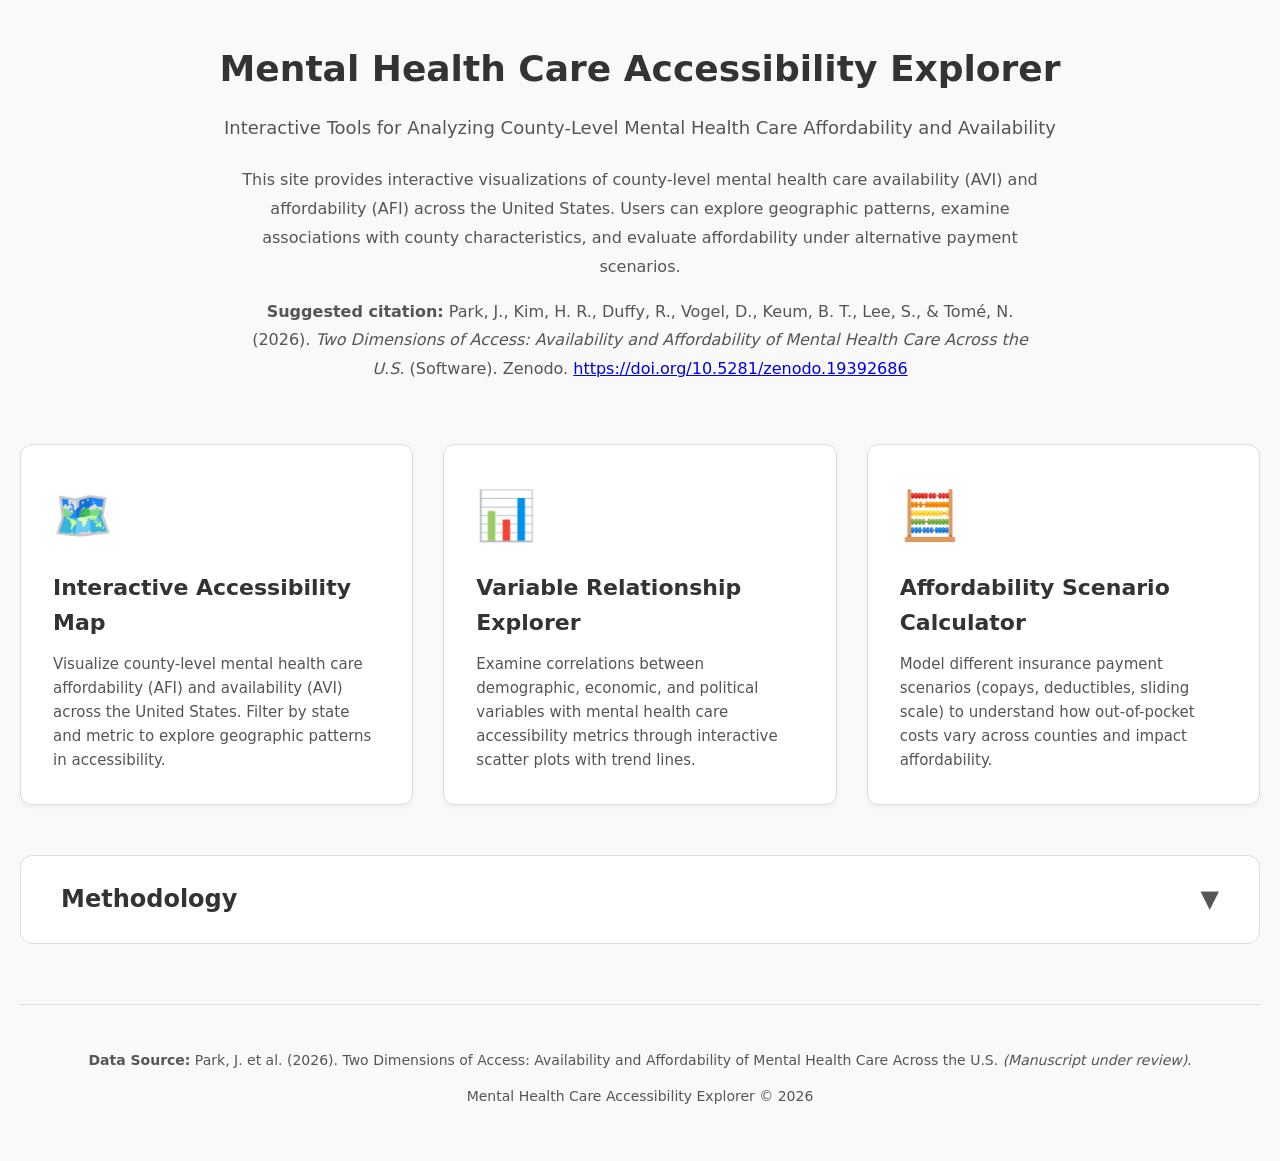
<file: index.html>
<!DOCTYPE html>
<html lang="en">
<head>
  <meta charset="utf-8" />
  <meta name="viewport" content="width=device-width, initial-scale=1" />
  <title>Mental Health Care Accessibility Explorer</title>
  <style>
    :root {
      --max-width: 1400px;
      --primary-green: #1a9850;
      --accent-orange: #f4a261;
      --light-bg: #f9f9f9;
      --card-bg: #ffffff;
      --text-primary: #333;
      --text-secondary: #555;
      --border-color: #ddd;
    }

    * { box-sizing: border-box; }

    body {
      margin: 0;
      padding: 0;
      font-family: system-ui, -apple-system, Segoe UI, Roboto, Arial, sans-serif;
      background-color: var(--light-bg);
      color: var(--text-primary);
      line-height: 1.6;
    }

    .container {
      max-width: var(--max-width);
      margin: 0 auto;
      padding: 40px 20px;
    }

    header {
      text-align: center;
      margin-bottom: 60px;
    }

    h1 {
      font-size: 36px;
      margin: 0 0 16px;
      color: var(--text-primary);
      font-weight: 700;
    }

    .subtitle {
      font-size: 18px;
      color: var(--text-secondary);
      margin: 0 0 24px;
    }

    .description {
      max-width: 800px;
      margin: 0 auto;
      font-size: 16px;
      color: var(--text-secondary);
      line-height: 1.8;
    }

    .nav-cards {
      display: grid;
      grid-template-columns: repeat(auto-fit, minmax(320px, 1fr));
      gap: 30px;
      margin: 50px 0;
    }

    .card {
      background: var(--card-bg);
      border: 1px solid var(--border-color);
      border-radius: 12px;
      padding: 32px;
      text-decoration: none;
      transition: all 0.3s ease;
      box-shadow: 0 2px 4px rgba(0,0,0,0.05);
    }

    .card:hover {
      transform: translateY(-4px);
      box-shadow: 0 8px 16px rgba(0,0,0,0.1);
      border-color: var(--primary-green);
    }

    .card-icon {
      font-size: 48px;
      margin-bottom: 16px;
      display: block;
    }

    .card-title {
      font-size: 22px;
      font-weight: 600;
      color: var(--text-primary);
      margin: 0 0 12px;
    }

    .card-description {
      font-size: 15px;
      color: var(--text-secondary);
      margin: 0;
      line-height: 1.6;
    }

    .methodology {
      background: var(--card-bg);
      border: 1px solid var(--border-color);
      border-radius: 12px;
      padding: 0;
      margin-top: 50px;
      overflow: hidden;
    }

    .methodology-header {
      padding: 24px 40px;
      cursor: pointer;
      user-select: none;
      display: flex;
      justify-content: space-between;
      align-items: center;
      transition: background-color 0.2s ease;
    }

    .methodology-header:hover {
      background-color: var(--light-bg);
    }

    .methodology h2 {
      font-size: 24px;
      margin: 0;
      color: var(--text-primary);
      font-weight: 600;
    }

    .methodology-toggle {
      font-size: 24px;
      color: var(--text-secondary);
      transition: transform 0.3s ease;
    }

    .methodology-toggle.open {
      transform: rotate(180deg);
    }

    .methodology-content {
      max-height: 0;
      overflow: hidden;
      transition: max-height 0.3s ease;
      padding: 0 40px;
    }

    .methodology-content.open {
      max-height: 3000px;
      padding: 0 40px 40px;
    }

    .methodology h3 {
      font-size: 18px;
      margin: 24px 0 12px;
      color: var(--text-primary);
      font-weight: 600;
    }

    .methodology p {
      font-size: 15px;
      color: var(--text-secondary);
      line-height: 1.8;
      margin: 0 0 16px;
    }

    .methodology .formula {
      background-color: var(--light-bg);
      padding: 16px;
      border-radius: 6px;
      border-left: 4px solid var(--primary-green);
      font-family: 'Courier New', monospace;
      font-size: 14px;
      margin: 16px 0;
      color: var(--text-primary);
    }

    footer {
      text-align: center;
      margin-top: 60px;
      padding-top: 30px;
      border-top: 1px solid var(--border-color);
      color: var(--text-secondary);
      font-size: 14px;
    }

    @media (max-width: 768px) {
      h1 { font-size: 28px; }
      .subtitle { font-size: 16px; }
      .nav-cards { grid-template-columns: 1fr; }
    }
  </style>
</head>
<body>
  <div class="container">
    <header>
      <h1>Mental Health Care Accessibility Explorer</h1>
      <p class="subtitle">Interactive Tools for Analyzing County-Level Mental Health Care Affordability and Availability</p>
      <div class="description">
        <p>This site provides interactive visualizations of county-level mental health care availability (AVI) and affordability (AFI) across the United States. Users can explore geographic patterns, examine associations with county characteristics, and evaluate affordability under alternative payment scenarios.</p>
        <p><strong>Suggested citation:</strong> Park, J., Kim, H. R., Duffy, R., Vogel, D., Keum, B. T., Lee, S., &amp; Tomé, N. (2026). <em>Two Dimensions of Access: Availability and Affordability of Mental Health Care Across the U.S.</em> (Software). Zenodo. <a href="https://doi.org/10.5281/zenodo.19392686">https://doi.org/10.5281/zenodo.19392686</a></p>
      </div>
    </header>

    <div class="nav-cards">
      <a href="map.html" class="card">
        <span class="card-icon">🗺️</span>
        <h3 class="card-title">Interactive Accessibility Map</h3>
        <p class="card-description">Visualize county-level mental health care affordability (AFI) and availability (AVI) across the United States. Filter by state and metric to explore geographic patterns in accessibility.</p>
      </a>

      <a href="explorer.html" class="card">
        <span class="card-icon">📊</span>
        <h3 class="card-title">Variable Relationship Explorer</h3>
        <p class="card-description">Examine correlations between demographic, economic, and political variables with mental health care accessibility metrics through interactive scatter plots with trend lines.</p>
      </a>

      <a href="calculator.html" class="card">
        <span class="card-icon">🧮</span>
        <h3 class="card-title">Affordability Scenario Calculator</h3>
        <p class="card-description">Model different insurance payment scenarios (copays, deductibles, sliding scale) to understand how out-of-pocket costs vary across counties and impact affordability.</p>
      </a>
    </div>

    <div class="methodology">
      <div class="methodology-header" onclick="toggleMethodology()">
        <h2>Methodology</h2>
        <span class="methodology-toggle" id="methodology-toggle">▼</span>
      </div>
      <div class="methodology-content" id="methodology-content">
        <p>We constructed two county-level indices to capture complementary dimensions of mental health care access: an Availability Index (AVI) and an Affordability Index (AFI). The AVI reflects the local supply of providers relative to population size, whereas the AFI captures the financial burden of initiating psychotherapy relative to household economic capacity.</p>

      <h3>Availability Index (AVI)</h3>
      <p>The Availability Index measures the density of mental health providers relative to the county population, serving as an indicator of service capacity available to residents. Higher AVI values indicate greater service availability.</p>
      <div class="formula">
        AVI = (Number of Providers / Population) × 100,000
      </div>
      <p>The AVI represents the number of providers per 100,000 residents. For example, an AVI of 100 indicates that a county has 100 listed providers for every 100,000 people in its population. Provider counts are deduplicated, and population estimates are from the U.S. Census Bureau Population Estimates Program (July 1, 2024).</p>

      <h3>Affordability Index (AFI)</h3>
      <p>The Affordability Index estimates the baseline financial burden of accessing psychotherapy based on posted cash session fees and local economic conditions. Higher AFI values indicate lower affordability (i.e., greater cost burden).</p>
      <div class="formula">
        AFI = (10 × Median Fee) / Disposable Income × 100
      </div>
      <div class="formula">
        Disposable Income = Median Household Income − Living Cost
      </div>
      <p>We operationalized treatment cost as the median posted session fee multiplied by ten, representing a standardized benchmark course of initial care. Disposable income approximates financial capacity after accounting for essential living expenses. Living costs are estimated using the Economic Policy Institute's Family Budget Calculator, which models locally specific costs for housing, food, transportation, childcare, healthcare, taxes, and other necessities.</p>
      <p>The AFI is expressed as a percentage. For example, an AFI of 3% indicates that ten psychotherapy sessions represent 3% of a household's median disposable income in that county. In the calculator tool, AFI values are winsorized at the 5th and 95th percentiles to improve visualization while maintaining data integrity. Counties with negative disposable income (where living costs exceed median household income) are assigned the 95th percentile value, representing the highest financial burden.</p>

      <h3>Data Categories and Interpretation</h3>
      <p>Both the Availability Index (AVI) and Affordability Index (AFI) are grouped into quintile-based categories for visualization: <strong>Low</strong> (0-20th percentile), <strong>Low Average</strong> (20-40th percentile), <strong>Average</strong> (40-60th percentile), <strong>Above Average</strong> (60-80th percentile), and <strong>High</strong> (80-100th percentile). These categories represent a county's relative position within the national distribution of each index.</p>

      <p><strong>Important Note on AFI Category Interpretation:</strong> The Affordability Index (AFI) is mathematically defined as a burden-based measure, where higher AFI values indicate higher financial burden and lower affordability. However, for the purposes of the interactive map, AFI categories are reversed in interpretation so that color meanings are consistent with the Availability Index (AVI).</p>

      <p>Specifically, AFI quintile categories are mapped to represent relative affordability rather than raw burden:</p>
      <p>Counties in the <strong>"High"</strong> AFI category represent counties with <em>higher affordability</em> (lower financial burden), meaning households spend a smaller share of their disposable income on mental health services.</p>
      <p>Counties in the <strong>"Low"</strong> AFI category represent counties with <em>lower affordability</em> (higher financial burden), meaning households face greater economic strain when accessing care.</p>

      <p>This inversion is applied only at the visualization layer to ensure that darker or "higher" color categories consistently represent more favorable access conditions across both indices.</p>

      <p><strong>AVI Interpretation:</strong> The Availability Index (AVI) follows standard interpretation: higher AVI values and higher AVI categories indicate greater provider availability per capita.</p>
      </div>
    </div>

    <footer>
      <p><strong>Data Source:</strong> Park, J. et al. (2026). Two Dimensions of Access: Availability and Affordability of Mental Health Care Across the U.S. <em>(Manuscript under review)</em>.</p>
      <p>Mental Health Care Accessibility Explorer &copy; 2026</p>
    </footer>
  </div>

  <script>
    function toggleMethodology() {
      const content = document.getElementById('methodology-content');
      const toggle = document.getElementById('methodology-toggle');

      content.classList.toggle('open');
      toggle.classList.toggle('open');
    }
  </script>
</body>
</html>
</file>
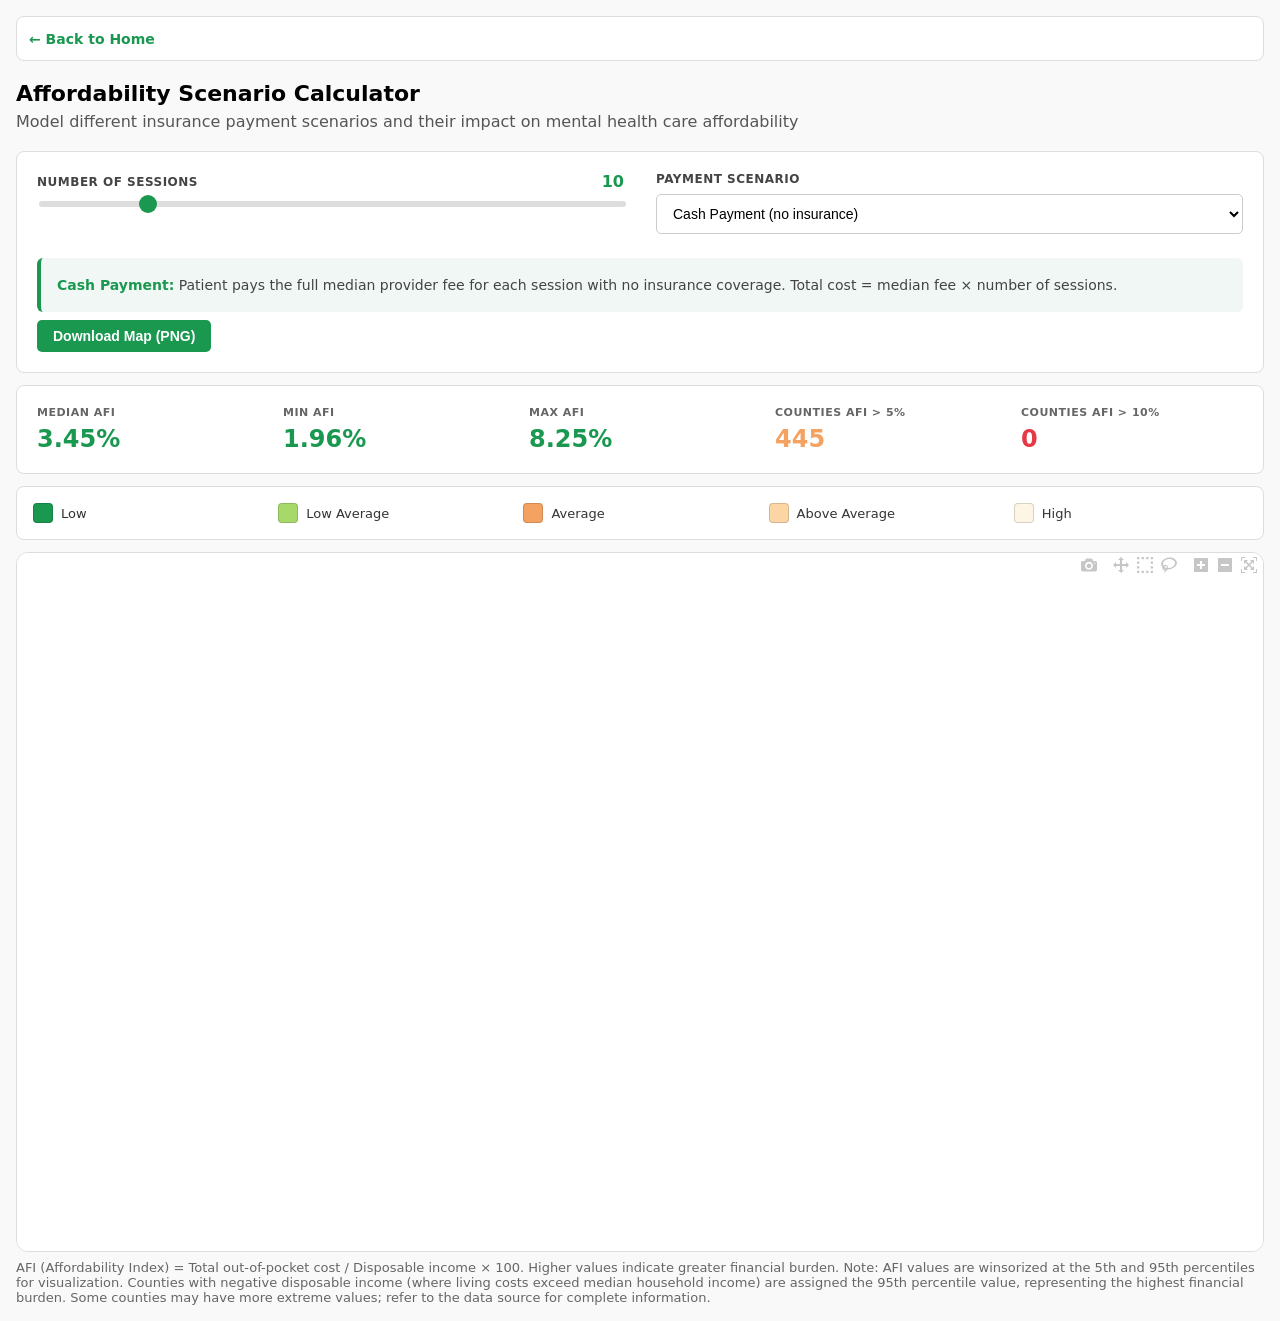
<file: calculator.html>
<!DOCTYPE html>
<html lang="en">
<head>
  <meta charset="utf-8" />
  <meta name="viewport" content="width=device-width, initial-scale=1" />
  <title>Affordability Scenario Calculator</title>
  <script src="https://cdn.plot.ly/plotly-2.35.2.min.js"></script>
  <style>
    :root { --max: 1400px; }
    * { box-sizing: border-box; }
    body {
      margin: 16px;
      font-family: system-ui, -apple-system, Segoe UI, Roboto, Arial, sans-serif;
      background-color: #f9f9f9;
    }

    nav {
      max-width: var(--max);
      margin: 0 auto 20px;
      padding: 12px;
      background-color: #fff;
      border-radius: 8px;
      border: 1px solid #ddd;
    }

    nav a {
      color: #1a9850;
      text-decoration: none;
      font-weight: 600;
      font-size: 14px;
      display: inline-flex;
      align-items: center;
      gap: 6px;
    }

    nav a:hover {
      text-decoration: underline;
    }

    header {
      max-width: var(--max);
      margin: 0 auto 10px;
    }

    h1 {
      margin: 0 0 6px;
      font-size: 22px;
    }

    p.sub {
      margin: 0;
      color: #555;
    }

    #controls {
      max-width: var(--max);
      margin: 20px auto 10px;
      padding: 20px;
      background-color: #fff;
      border-radius: 8px;
      border: 1px solid #ddd;
    }

    .control-row {
      display: flex;
      gap: 32px;
      margin-bottom: 24px;
      flex-wrap: wrap;
    }

    .control-group {
      display: flex;
      flex-direction: column;
      flex: 1;
      min-width: 250px;
    }

    .control-group label {
      font-size: 12px;
      font-weight: 600;
      color: #444;
      margin-bottom: 8px;
      text-transform: uppercase;
      letter-spacing: 0.5px;
    }

    .control-group select {
      font-size: 14px;
      padding: 10px 12px;
      border-radius: 5px;
      border: 1px solid #ccc;
      background-color: #fff;
    }

    .slider-group {
      display: flex;
      flex-direction: column;
      flex: 1;
      min-width: 250px;
    }

    .slider-header {
      display: flex;
      justify-content: space-between;
      align-items: center;
      margin-bottom: 8px;
    }

    .slider-header label {
      font-size: 12px;
      font-weight: 600;
      color: #444;
      text-transform: uppercase;
      letter-spacing: 0.5px;
    }

    .slider-value {
      font-size: 16px;
      font-weight: 700;
      color: #1a9850;
    }

    input[type="range"] {
      width: 100%;
      height: 6px;
      border-radius: 3px;
      background: #ddd;
      outline: none;
      -webkit-appearance: none;
    }

    input[type="range"]::-webkit-slider-thumb {
      -webkit-appearance: none;
      appearance: none;
      width: 18px;
      height: 18px;
      border-radius: 50%;
      background: #1a9850;
      cursor: pointer;
    }

    input[type="range"]::-moz-range-thumb {
      width: 18px;
      height: 18px;
      border-radius: 50%;
      background: #1a9850;
      cursor: pointer;
      border: none;
    }

    .scenario-description {
      background-color: #f0f7f4;
      padding: 16px;
      border-radius: 6px;
      border-left: 4px solid #1a9850;
      margin-top: 16px;
      font-size: 14px;
      color: #444;
      line-height: 1.6;
    }

    .scenario-description strong {
      color: #1a9850;
    }

    #stats-panel {
      max-width: var(--max);
      margin: 12px auto;
      padding: 20px;
      background-color: #fff;
      border-radius: 8px;
      border: 1px solid #ddd;
    }

    .stats-grid {
      display: grid;
      grid-template-columns: repeat(auto-fit, minmax(200px, 1fr));
      gap: 24px;
    }

    .stat-item {
      display: flex;
      flex-direction: column;
    }

    .stat-label {
      font-size: 11px;
      color: #666;
      font-weight: 600;
      text-transform: uppercase;
      letter-spacing: 0.5px;
      margin-bottom: 6px;
    }

    .stat-value {
      font-size: 24px;
      font-weight: 700;
      color: #1a9850;
    }

    .stat-value.warning {
      color: #f4a261;
    }

    .stat-value.alert {
      color: #e63946;
    }

    .download-btn {
      padding: 8px 16px;
      background-color: #1a9850;
      color: white;
      border: none;
      border-radius: 5px;
      font-size: 14px;
      font-weight: 600;
      cursor: pointer;
      margin-top: 8px;
    }

    .download-btn:hover {
      background-color: #157a3f;
    }

    #map {
      width: 100%;
      height: 700px;
      max-width: var(--max);
      margin: 12px auto 0;
      border-radius: 12px;
      overflow: hidden;
      border: 1px solid #ddd;
    }

    .note {
      max-width: var(--max);
      margin: 8px auto;
      color: #666;
      font-size: 13px;
    }

    .loading {
      text-align: center;
      padding: 40px;
      color: #666;
    }

    /* Legend styles */
    #legend {
      max-width: var(--max);
      margin: 12px auto;
      display: grid;
      grid-template-columns: repeat(auto-fit, minmax(120px, 1fr));
      gap: 12px;
      padding: 16px;
      background-color: #fff;
      border-radius: 8px;
      border: 1px solid #ddd;
    }

    .legend-item {
      display: flex;
      align-items: center;
      gap: 8px;
    }

    .legend-swatch {
      width: 20px;
      height: 20px;
      border-radius: 4px;
      border: 1px solid rgba(0,0,0,0.15);
    }

    .legend-label {
      font-size: 13px;
      color: #333;
    }
  </style>
</head>
<body>
  <nav>
    <a href="index.html">← Back to Home</a>
  </nav>

  <header>
    <h1>Affordability Scenario Calculator</h1>
    <p class="sub">Model different insurance payment scenarios and their impact on mental health care affordability</p>
  </header>

  <div id="controls">
    <div class="control-row">
      <div class="slider-group">
        <div class="slider-header">
          <label for="sessions-slider">Number of Sessions</label>
          <span class="slider-value" id="sessions-value">10</span>
        </div>
        <input type="range" id="sessions-slider" min="1" max="52" value="10" step="1">
      </div>

      <div class="control-group">
        <label for="scenario-select">Payment Scenario</label>
        <select id="scenario-select">
          <option value="cash">Cash Payment (no insurance)</option>
          <option value="copay20">Copay: $20 per session</option>
          <option value="copay30">Copay: $30 per session</option>
          <option value="copay40">Copay: $40 per session</option>
          <option value="deductible1000">Deductible $1,000 + 20% coinsurance</option>
          <option value="deductible2000">Deductible $2,000 + 20% coinsurance</option>
          <option value="deductible3000">Deductible $3,000 + 20% coinsurance</option>
          <option value="sliding">Sliding Scale (30% discount)</option>
        </select>
      </div>
    </div>

    <div class="scenario-description" id="scenario-desc">
      Select a payment scenario to see the description.
    </div>

    <button id="download-btn" class="download-btn">Download Map (PNG)</button>
  </div>

  <div id="stats-panel">
    <div class="stats-grid">
      <div class="stat-item">
        <span class="stat-label">Median AFI</span>
        <span class="stat-value" id="median-afi">—</span>
      </div>
      <div class="stat-item">
        <span class="stat-label">Min AFI</span>
        <span class="stat-value" id="min-afi">—</span>
      </div>
      <div class="stat-item">
        <span class="stat-label">Max AFI</span>
        <span class="stat-value" id="max-afi">—</span>
      </div>
      <div class="stat-item">
        <span class="stat-label">Counties AFI > 5%</span>
        <span class="stat-value warning" id="high-burden">—</span>
      </div>
      <div class="stat-item">
        <span class="stat-label">Counties AFI > 10%</span>
        <span class="stat-value alert" id="severe-burden">—</span>
      </div>
    </div>
  </div>

  <div id="legend"></div>
  <div id="map"></div>
  <div class="note">AFI (Affordability Index) = Total out-of-pocket cost / Disposable income × 100. Higher values indicate greater financial burden. Note: AFI values are winsorized at the 5th and 95th percentiles for visualization. Counties with negative disposable income (where living costs exceed median household income) are assigned the 95th percentile value, representing the highest financial burden. Some counties may have more extreme values; refer to the data source for complete information.</div>

  <script>
  (async function () {
    const sessionsSlider = document.getElementById("sessions-slider");
    const sessionsValue = document.getElementById("sessions-value");
    const scenarioSelect = document.getElementById("scenario-select");
    const scenarioDesc = document.getElementById("scenario-desc");
    const mapDiv = document.getElementById("map");
    const legendDiv = document.getElementById("legend");

    const medianAfiEl = document.getElementById("median-afi");
    const minAfiEl = document.getElementById("min-afi");
    const maxAfiEl = document.getElementById("max-afi");
    const highBurdenEl = document.getElementById("high-burden");
    const severeBurdenEl = document.getElementById("severe-burden");

    let allFeatures = [];
    let cleanGeojson;

    // Scenario descriptions
    const scenarioDescriptions = {
      cash: "<strong>Cash Payment:</strong> Patient pays the full median provider fee for each session with no insurance coverage. Total cost = median fee × number of sessions.",
      copay20: "<strong>Copay $20:</strong> Patient pays a fixed $20 copayment per session. Insurance covers the remaining cost. Total cost = $20 × number of sessions.",
      copay30: "<strong>Copay $30:</strong> Patient pays a fixed $30 copayment per session. Insurance covers the remaining cost. Total cost = $30 × number of sessions.",
      copay40: "<strong>Copay $40:</strong> Patient pays a fixed $40 copayment per session. Insurance covers the remaining cost. Total cost = $40 × number of sessions.",
      deductible1000: "<strong>Deductible $1,000 + 20% Coinsurance:</strong> Patient pays the full cost until reaching $1,000 deductible, then pays 20% of remaining costs. Total cost = min(total allowed, $1,000) + 20% × max(total allowed - $1,000, 0).",
      deductible2000: "<strong>Deductible $2,000 + 20% Coinsurance:</strong> Patient pays the full cost until reaching $2,000 deductible, then pays 20% of remaining costs. Total cost = min(total allowed, $2,000) + 20% × max(total allowed - $2,000, 0).",
      deductible3000: "<strong>Deductible $3,000 + 20% Coinsurance:</strong> Patient pays the full cost until reaching $3,000 deductible, then pays 20% of remaining costs. Total cost = min(total allowed, $3,000) + 20% × max(total allowed - $3,000, 0).",
      sliding: "<strong>Sliding Scale:</strong> Discount based on county's percentage of providers offering sliding scale fees (average 30% discount). Total cost = median fee × (1 - 0.30 × pct_sliding_scale) × number of sessions."
    };

    try {
      mapDiv.innerHTML = '<div class="loading">Loading data...</div>';
      const url = "data/counties_with_data.geojson";
      const geojson = await fetch(url, { cache: "no-store" }).then(r => r.json());
      allFeatures = (geojson && geojson.features) ? geojson.features : [];

      allFeatures = allFeatures.filter(f => {
        const g = f && f.geometry;
        return g && g.type && Array.isArray(g.coordinates) && g.coordinates.length > 0;
      });

      cleanGeojson = { type: "FeatureCollection", features: allFeatures };

      // Normalize FIPS codes
      for (const f of cleanGeojson.features) {
        const p = f.properties || (f.properties = {});
        if (p.county_fips_str != null) {
          p.county_fips_str = String(p.county_fips_str).padStart(5, "0");
        }
      }
    } catch (err) {
      mapDiv.innerHTML = `<div class="loading"><h2>Error loading data</h2><p>${err.message}</p></div>`;
      return;
    }

    // Category-based color scheme (reversed from map.html for AFI burden interpretation)
    // In calculator: Low AFI = low burden (green), High AFI = high burden (beige)
    const categories = ["Low", "Low Average", "Average", "Above Average", "High"];
    const categoryColors = {
      "Low":           "#1a9850",  // lush deep green (low AFI = low burden)
      "Low Average":   "#a6d96a",  // fresh green
      "Average":       "#f4a261",  // desert orange
      "Above Average": "#fcd5a5",  // warm tan
      "High":          "#fef6e4"   // pale sand (high AFI = high burden)
    };

    function buildLegend() {
      legendDiv.innerHTML = "";

      for (const cat of categories) {
        const item = document.createElement("div");
        item.className = "legend-item";

        const swatch = document.createElement("div");
        swatch.className = "legend-swatch";
        swatch.style.backgroundColor = categoryColors[cat];

        const label = document.createElement("span");
        label.className = "legend-label";
        label.textContent = cat;

        item.appendChild(swatch);
        item.appendChild(label);
        legendDiv.appendChild(item);
      }
    }

    function calculateAFI(medianFee, disposableIncome, pctSlidingScale, sessions, scenario) {
      if (!medianFee || !disposableIncome || disposableIncome <= 0) return null;

      let outOfPocket = 0;

      switch (scenario) {
        case "cash":
          outOfPocket = medianFee * sessions;
          break;
        case "copay20":
          outOfPocket = 20 * sessions;
          break;
        case "copay30":
          outOfPocket = 30 * sessions;
          break;
        case "copay40":
          outOfPocket = 40 * sessions;
          break;
        case "deductible1000": {
          const totalAllowed = medianFee * sessions;
          const deductible = 1000;
          outOfPocket = Math.min(totalAllowed, deductible) + 0.20 * Math.max(totalAllowed - deductible, 0);
          break;
        }
        case "deductible2000": {
          const totalAllowed = medianFee * sessions;
          const deductible = 2000;
          outOfPocket = Math.min(totalAllowed, deductible) + 0.20 * Math.max(totalAllowed - deductible, 0);
          break;
        }
        case "deductible3000": {
          const totalAllowed = medianFee * sessions;
          const deductible = 3000;
          outOfPocket = Math.min(totalAllowed, deductible) + 0.20 * Math.max(totalAllowed - deductible, 0);
          break;
        }
        case "sliding": {
          let p = Number(pctSlidingScale || 0);
          if (p > 1) p = p / 100; // convert 0-100 to 0-1
          const discount = 0.30 * p;
          outOfPocket = medianFee * (1 - discount) * sessions;
          break;
        }
      }

      return (outOfPocket / disposableIncome) * 100;
    }

    function getCategoryFromQuintile(quintile) {
      // Map quintile (0-4) to category labels
      return categories[quintile];
    }

    function quantileSorted(arr, q) {
      // arr sorted ascending
      const n = arr.length;
      if (n === 0) return null;
      const pos = (n - 1) * q;
      const base = Math.floor(pos);
      const rest = pos - base;
      const next = arr[base + 1];
      return (next === undefined) ? arr[base] : arr[base] + rest * (next - arr[base]);
    }

    function medianSorted(arr) {
      const n = arr.length;
      if (n === 0) return 0;
      const mid = Math.floor(n / 2);
      return (n % 2 === 1) ? arr[mid] : (arr[mid - 1] + arr[mid]) / 2;
    }

    function clamp(x, lo, hi) {
      return Math.max(lo, Math.min(hi, x));
    }

    function updateMap() {
      const sessions = parseInt(sessionsSlider.value);
      const scenario = scenarioSelect.value;

      sessionsValue.textContent = sessions;
      scenarioDesc.innerHTML = scenarioDescriptions[scenario];

      // Calculate AFI for each county
      const countyData = [];
      for (const f of allFeatures) {
        const p = f.properties || {};
        const fips = p.county_fips_str; // already padded
        if (!fips) continue;

        const afi = calculateAFI(
          Number(p.median_fee),
          Number(p.disposable_income),
          p.pct_sliding_scale,
          sessions,
          scenario
        );

        if (afi != null) {
          countyData.push({
            fips: fips,
            state: p.State || "",
            afi: afi,
            medianFee: p.median_fee,
            disposableIncome: p.disposable_income
          });
        }
      }

      // --- Winsorize AFI across counties (e.g., 5th/95th) ---
      const afiRawSorted = countyData.map(d => d.afi).sort((a, b) => a - b);
      const n = afiRawSorted.length;

      let lo = null, hi = null;
      if (n > 0) {
        lo = quantileSorted(afiRawSorted, 0.05);
        hi = quantileSorted(afiRawSorted, 0.95);
      }

      // Attach winsorized AFI to each row and USE IT everywhere below
      // Negative AFI values (negative disposable income) are mapped to upper quantile (worst affordability)
      for (const d of countyData) {
        d.afi_raw = d.afi;
        if (lo == null || hi == null) {
          d.afi = d.afi_raw;
        } else if (d.afi_raw < 0) {
          d.afi = hi;  // negative values → upper quantile
        } else {
          d.afi = clamp(d.afi_raw, lo, hi);  // standard winsorization
        }
      }

      // --- Compute quintile cutpoints on winsorized AFI ---
      const afiWinSorted = countyData.map(d => d.afi).sort((a, b) => a - b);

      const q20 = quantileSorted(afiWinSorted, 0.20);
      const q40 = quantileSorted(afiWinSorted, 0.40);
      const q60 = quantileSorted(afiWinSorted, 0.60);
      const q80 = quantileSorted(afiWinSorted, 0.80);

      // Assign quintile bucket, category, and color to each county
      for (const d of countyData) {
        // Determine quintile bucket (0-4)
        if (d.afi <= q20) d.quintile = 0;
        else if (d.afi <= q40) d.quintile = 1;
        else if (d.afi <= q60) d.quintile = 2;
        else if (d.afi <= q80) d.quintile = 3;
        else d.quintile = 4;

        d.category = getCategoryFromQuintile(d.quintile);
        d.color = categoryColors[d.category];
      }

      // --- Stats computed from winsorized AFI ---
      const median = medianSorted(afiWinSorted);
      const min = afiWinSorted[0] || 0;
      const max = afiWinSorted[afiWinSorted.length - 1] || 0;
      const highBurden = afiWinSorted.filter(v => v > 5).length;
      const severeBurden = afiWinSorted.filter(v => v > 10).length;

      medianAfiEl.textContent = median.toFixed(2) + "%";
      minAfiEl.textContent = min.toFixed(2) + "%";
      maxAfiEl.textContent = max.toFixed(2) + "%";
      highBurdenEl.textContent = highBurden.toLocaleString();
      severeBurdenEl.textContent = severeBurden.toLocaleString();

      // Group by color
      const colorGroups = {};
      for (const d of countyData) {
        if (!colorGroups[d.color]) colorGroups[d.color] = [];
        colorGroups[d.color].push(d);
      }

      // Create traces
      const traces = [];
      for (const [color, data] of Object.entries(colorGroups)) {
        traces.push({
          type: "choropleth",
          locations: data.map(d => d.fips),
          z: new Array(data.length).fill(1),
          geojson: cleanGeojson,
          featureidkey: "properties.county_fips_str",
          colorscale: [[0, color], [1, color]],
          showscale: false,
          marker: { line: { width: 0.3, color: "#999" } },
          customdata: data.map(d => [d.state, d.fips, d.afi, d.category, d.medianFee, d.disposableIncome]),
          hovertemplate:
            "<b>%{customdata[0]}</b><br>" +
            "FIPS: %{customdata[1]}<br>" +
            "AFI: %{customdata[2]:.2f}%<br>" +
            "Category: %{customdata[3]}<br>" +
            "Median Fee: $%{customdata[4]:,.0f}<br>" +
            "Disposable Income: $%{customdata[5]:,.0f}<extra></extra>",
          showlegend: false
        });
      }

      const layout = {
        dragmode: false,
        geo: {
          scope: "usa",
          projection: { type: "albers usa" },
          visible: false,
          showland: true,
          landcolor: "#e5e5e5",
          showlakes: true,
          lakecolor: "#ffffff",
          showcountries: true,
          countrycolor: "#999",
          showsubunits: true,
          subunitcolor: "#999"
        },
        margin: { l: 0, r: 0, t: 0, b: 0 }
      };

      const config = {
        responsive: true,
        displayModeBar: true,
        displaylogo: false
      };

      Plotly.newPlot(mapDiv, traces, layout, config);
    }

    // Build legend once
    buildLegend();
    updateMap();

    sessionsSlider.addEventListener("input", updateMap);
    scenarioSelect.addEventListener("change", updateMap);

    // Download button functionality
    const downloadBtn = document.getElementById("download-btn");
    downloadBtn.addEventListener("click", () => {
      const sessions = sessionsSlider.value;
      const scenario = scenarioSelect.options[scenarioSelect.selectedIndex].text;
      const filename = `affordability_calculator_${sessions}sessions_${scenario.replace(/[^a-zA-Z0-9]/g, '_')}_${new Date().toISOString().split('T')[0]}.png`;

      Plotly.downloadImage(mapDiv, {
        format: 'png',
        width: 1400,
        height: 700,
        filename: filename
      });
    });
  })();
  </script>
</body>
</html>
</file>
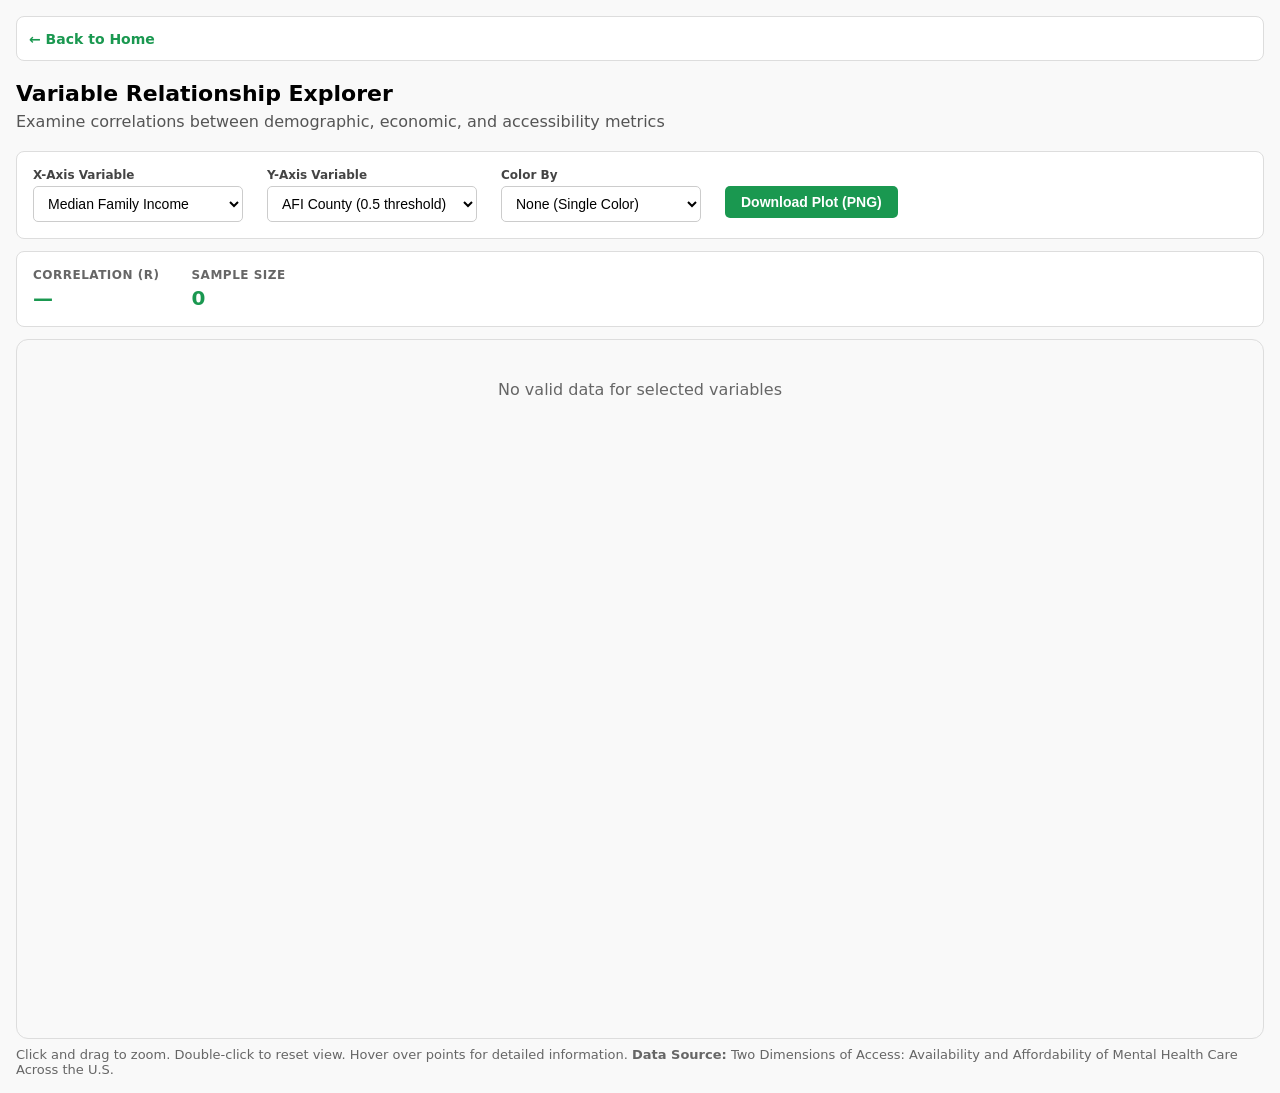
<file: explorer.html>
<!DOCTYPE html>
<html lang="en">
<head>
  <meta charset="utf-8" />
  <meta name="viewport" content="width=device-width, initial-scale=1" />
  <title>Variable Relationship Explorer</title>
  <script src="https://cdn.plot.ly/plotly-2.35.2.min.js"></script>
  <style>
    :root { --max: 1400px; }
    * { box-sizing: border-box; }
    body {
      margin: 16px;
      font-family: system-ui, -apple-system, Segoe UI, Roboto, Arial, sans-serif;
      background-color: #f9f9f9;
    }

    nav {
      max-width: var(--max);
      margin: 0 auto 20px;
      padding: 12px;
      background-color: #fff;
      border-radius: 8px;
      border: 1px solid #ddd;
    }

    nav a {
      color: #1a9850;
      text-decoration: none;
      font-weight: 600;
      font-size: 14px;
      display: inline-flex;
      align-items: center;
      gap: 6px;
    }

    nav a:hover {
      text-decoration: underline;
    }

    header {
      max-width: var(--max);
      margin: 0 auto 10px;
    }

    h1 {
      margin: 0 0 6px;
      font-size: 22px;
    }

    p.sub {
      margin: 0;
      color: #555;
    }

    #controls {
      max-width: var(--max);
      margin: 20px auto 10px;
      display: flex;
      gap: 24px;
      align-items: flex-start;
      flex-wrap: wrap;
      padding: 16px;
      background-color: #fff;
      border-radius: 8px;
      border: 1px solid #ddd;
    }

    .control-group {
      display: flex;
      flex-direction: column;
      min-width: 200px;
    }

    .control-group label {
      font-size: 12px;
      font-weight: 600;
      color: #444;
      margin-bottom: 4px;
    }

    .control-group select {
      font-size: 14px;
      padding: 8px 10px;
      border-radius: 5px;
      border: 1px solid #ccc;
      background-color: #fff;
    }

    .download-btn {
      padding: 8px 16px;
      background-color: #1a9850;
      color: white;
      border: none;
      border-radius: 5px;
      font-size: 14px;
      font-weight: 600;
      cursor: pointer;
      align-self: flex-start;
      margin-top: 18px;
    }

    .download-btn:hover {
      background-color: #157a3f;
    }

    #stats-panel {
      max-width: var(--max);
      margin: 12px auto;
      padding: 16px;
      background-color: #fff;
      border-radius: 8px;
      border: 1px solid #ddd;
      display: flex;
      gap: 32px;
      flex-wrap: wrap;
    }

    .stat-item {
      display: flex;
      flex-direction: column;
    }

    .stat-label {
      font-size: 12px;
      color: #666;
      font-weight: 600;
      text-transform: uppercase;
      letter-spacing: 0.5px;
    }

    .stat-value {
      font-size: 20px;
      font-weight: 700;
      color: #1a9850;
      margin-top: 4px;
    }

    #plot {
      width: 100%;
      height: 700px;
      max-width: var(--max);
      margin: 12px auto 0;
      border-radius: 12px;
      overflow: hidden;
      border: 1px solid #ddd;
    }

    .note {
      max-width: var(--max);
      margin: 8px auto;
      color: #666;
      font-size: 13px;
    }

    .loading {
      text-align: center;
      padding: 40px;
      color: #666;
    }
  </style>
</head>
<body>
  <nav>
    <a href="index.html">← Back to Home</a>
  </nav>

  <header>
    <h1>Variable Relationship Explorer</h1>
    <p class="sub">Examine correlations between demographic, economic, and accessibility metrics</p>
  </header>

  <div id="controls">
    <div class="control-group">
      <label for="x-select">X-Axis Variable</label>
      <select id="x-select">
        <option value="median_family_income" selected>Median Family Income</option>
        <option value="disposable_income">Disposable Income</option>
        <option value="median_fee">Median Provider Fee</option>
        <option value="pct_medicaid">% Accepting Medicaid</option>
        <option value="pct_sliding_scale">% Offering Sliding Scale</option>
        <option value="n_observations">Number of Providers</option>
        <option value="pct_male">% Male Providers</option>
        <option value="pct_female">% Female Providers</option>
        <option value="pct_non_hisp_white">% Non-Hispanic White</option>
        <option value="pct_non_white">% Non-White</option>
        <option value="pct_black">% Black</option>
        <option value="pct_hispanic">% Hispanic</option>
        <option value="pct_asian">% Asian</option>
        <option value="PARTISAN_INDEX_DEM">Democratic Partisan Index</option>
        <option value="PARTISAN_INDEX_REP">Republican Partisan Index</option>
        <option value="cost_of_living">Cost of Living</option>
        <option value="gini">Gini Coefficient (Inequality)</option>
        <option value="AVI_county_wins_05">AVI County (0.5 threshold)</option>
        <option value="AFI_county_wins_05">AFI County (0.5 threshold)</option>
      </select>
    </div>

    <div class="control-group">
      <label for="y-select">Y-Axis Variable</label>
      <select id="y-select">
        <option value="AFI_county_wins_05" selected>AFI County (0.5 threshold)</option>
        <option value="AVI_county_wins_05">AVI County (0.5 threshold)</option>
        <option value="median_family_income">Median Family Income</option>
        <option value="disposable_income">Disposable Income</option>
        <option value="median_fee">Median Provider Fee</option>
        <option value="pct_medicaid">% Accepting Medicaid</option>
        <option value="pct_sliding_scale">% Offering Sliding Scale</option>
        <option value="n_observations">Number of Providers</option>
        <option value="pct_male">% Male Providers</option>
        <option value="pct_female">% Female Providers</option>
        <option value="pct_non_hisp_white">% Non-Hispanic White</option>
        <option value="pct_non_white">% Non-White</option>
        <option value="pct_black">% Black</option>
        <option value="pct_hispanic">% Hispanic</option>
        <option value="pct_asian">% Asian</option>
        <option value="PARTISAN_INDEX_DEM">Democratic Partisan Index</option>
        <option value="PARTISAN_INDEX_REP">Republican Partisan Index</option>
        <option value="cost_of_living">Cost of Living</option>
        <option value="gini">Gini Coefficient (Inequality)</option>
      </select>
    </div>

    <div class="control-group">
      <label for="color-select">Color By</label>
      <select id="color-select">
        <option value="none">None (Single Color)</option>
        <option value="State">State</option>
        <option value="AFI_category">AFI Category</option>
        <option value="AVI_category">AVI Category</option>
      </select>
    </div>

    <button id="download-btn" class="download-btn">Download Plot (PNG)</button>
  </div>

  <div id="stats-panel">
    <div class="stat-item">
      <span class="stat-label">Correlation (r)</span>
      <span class="stat-value" id="corr-value">—</span>
    </div>
    <div class="stat-item">
      <span class="stat-label">Sample Size</span>
      <span class="stat-value" id="n-value">—</span>
    </div>
  </div>

  <div id="plot"></div>
  <div class="note">Click and drag to zoom. Double-click to reset view. Hover over points for detailed information. <strong>Data Source:</strong> Two Dimensions of Access: Availability and Affordability of Mental Health Care Across the U.S.</div>

  <script>
  (async function () {
    const xSelect = document.getElementById("x-select");
    const ySelect = document.getElementById("y-select");
    const colorSelect = document.getElementById("color-select");
    const plotDiv = document.getElementById("plot");
    const corrValue = document.getElementById("corr-value");
    const nValue = document.getElementById("n-value");

    let allFeatures = [];

    // Variable display names and units
    const varLabels = {
      "n_observations": "Number of Providers",
      "median_fee": "Median Provider Fee ($)",
      "pct_male": "% Male Providers",
      "pct_female": "% Female Providers",
      "pct_medicaid": "% Accepting Medicaid",
      "median_family_income": "Median Family Income ($)",
      "disposable_income": "Disposable Income ($)",
      "pct_sliding_scale": "% Offering Sliding Scale",
      "pct_non_hisp_white": "% Non-Hispanic White",
      "pct_non_white": "% Non-White",
      "pct_black": "% Black",
      "pct_hispanic": "% Hispanic",
      "pct_asian": "% Asian",
      "PARTISAN_INDEX_DEM": "Democratic Partisan Index",
      "PARTISAN_INDEX_REP": "Republican Partisan Index",
      "cost_of_living": "Cost of Living Index",
      "gini": "Gini Coefficient",
      "AVI_county_wins_05": "AVI County Score",
      "AFI_county_wins_05": "AFI County Score"
    };

    try {
      plotDiv.innerHTML = '<div class="loading">Loading data...</div>';
      const url = "data/counties_with_data.geojson";
      const geojson = await fetch(url, { cache: "no-store" }).then(r => r.json());
      allFeatures = (geojson && geojson.features) ? geojson.features : [];

      allFeatures = allFeatures.filter(f => {
        const g = f && f.geometry;
        return g && g.type && Array.isArray(g.coordinates) && g.coordinates.length > 0;
      });
    } catch (err) {
      plotDiv.innerHTML = `<div class="loading"><h2>Error loading data</h2><p>${err.message}</p></div>`;
      return;
    }

    function calculateCorrelation(x, y) {
      const n = x.length;
      if (n === 0) return { r: 0, r2: 0 };

      const meanX = x.reduce((a, b) => a + b, 0) / n;
      const meanY = y.reduce((a, b) => a + b, 0) / n;

      let num = 0, denX = 0, denY = 0;
      for (let i = 0; i < n; i++) {
        const dx = x[i] - meanX;
        const dy = y[i] - meanY;
        num += dx * dy;
        denX += dx * dx;
        denY += dy * dy;
      }

      const r = num / Math.sqrt(denX * denY);
      const r2 = r * r;
      return { r: isNaN(r) ? 0 : r, r2: isNaN(r2) ? 0 : r2 };
    }

    function calculateTrendline(x, y) {
      const n = x.length;
      if (n === 0) return { slope: 0, intercept: 0 };

      const meanX = x.reduce((a, b) => a + b, 0) / n;
      const meanY = y.reduce((a, b) => a + b, 0) / n;

      let num = 0, den = 0;
      for (let i = 0; i < n; i++) {
        num += (x[i] - meanX) * (y[i] - meanY);
        den += (x[i] - meanX) * (x[i] - meanX);
      }

      const slope = num / den;
      const intercept = meanY - slope * meanX;
      return { slope, intercept };
    }

    function updatePlot() {
      const xVar = xSelect.value;
      const yVar = ySelect.value;
      const colorVar = colorSelect.value;

      // Extract data
      const data = [];
      for (const f of allFeatures) {
        const p = f.properties || {};
        const xVal = p[xVar];
        const yVal = p[yVar];

        // Skip if either value is missing or invalid
        if (xVal == null || yVal == null || isNaN(xVal) || isNaN(yVal)) continue;

        data.push({
          x: xVal,
          y: yVal,
          state: p.State || "Unknown",
          fips: p.county_fips_str || "",
          colorVal: colorVar === "none" ? "All Counties" : (p[colorVar] || "Unknown"),
          afiCat: p.AFI_category || "Unknown",
          aviCat: p.AVI_category || "Unknown"
        });
      }

      if (data.length === 0) {
        plotDiv.innerHTML = '<div class="loading">No valid data for selected variables</div>';
        corrValue.textContent = "—";
        nValue.textContent = "0";
        return;
      }

      // Calculate correlation
      const xVals = data.map(d => d.x);
      const yVals = data.map(d => d.y);
      const { r } = calculateCorrelation(xVals, yVals);
      const { slope, intercept } = calculateTrendline(xVals, yVals);

      // Update stats
      corrValue.textContent = r.toFixed(3);
      nValue.textContent = data.length.toLocaleString();

      // Group by color variable
      const groups = {};
      for (const d of data) {
        if (!groups[d.colorVal]) groups[d.colorVal] = [];
        groups[d.colorVal].push(d);
      }

      // Category colors for AFI/AVI
      const categoryColors = {
        "Low": "#fef6e4",
        "Low Average": "#fcd5a5",
        "Average": "#f4a261",
        "Above Average": "#a6d96a",
        "High": "#1a9850",
        "No Data": "#ededed"
      };

      // Create traces
      const traces = [];
      const colorKeys = Object.keys(groups).sort();

      for (const key of colorKeys) {
        const groupData = groups[key];

        let markerColor = "#1a9850"; // default green
        if (colorVar === "AFI_category" || colorVar === "AVI_category") {
          markerColor = categoryColors[key] || "#999";
        } else if (colorVar !== "none") {
          // Use a hash to generate consistent colors for states
          const hash = key.split('').reduce((acc, char) => acc + char.charCodeAt(0), 0);
          const hue = (hash * 137.5) % 360;
          markerColor = `hsl(${hue}, 60%, 50%)`;
        }

        traces.push({
          type: "scatter",
          mode: "markers",
          name: key,
          x: groupData.map(d => d.x),
          y: groupData.map(d => d.y),
          customdata: groupData.map(d => [d.state, d.fips, d.afiCat, d.aviCat]),
          hovertemplate:
            `<b>%{customdata[0]}</b><br>` +
            `FIPS: %{customdata[1]}<br>` +
            `${varLabels[xVar]}: %{x:.2f}<br>` +
            `${varLabels[yVar]}: %{y:.2f}<br>` +
            `AFI: %{customdata[2]}<br>` +
            `AVI: %{customdata[3]}<extra></extra>`,
          marker: {
            size: 6,
            color: markerColor,
            opacity: 0.6,
            line: { width: 0.5, color: "#fff" }
          }
        });
      }

      // Add trendline
      const xMin = Math.min(...xVals);
      const xMax = Math.max(...xVals);
      const trendX = [xMin, xMax];
      const trendY = trendX.map(x => slope * x + intercept);

      traces.push({
        type: "scatter",
        mode: "lines",
        name: `Trend Line (r=${r.toFixed(2)})`,
        x: trendX,
        y: trendY,
        line: {
          color: "#e63946",
          width: 3,
          dash: "dash"
        },
        hoverinfo: "skip",
        showlegend: true,
        legendgroup: "trendline"
      });

      const layout = {
        xaxis: {
          title: { text: varLabels[xVar], font: { size: 14 } },
          gridcolor: "#e5e5e5",
          zeroline: false
        },
        yaxis: {
          title: { text: varLabels[yVar], font: { size: 14 } },
          gridcolor: "#e5e5e5",
          zeroline: false
        },
        hovermode: "closest",
        plot_bgcolor: "#fafafa",
        paper_bgcolor: "#fff",
        margin: { l: 70, r: 40, t: 40, b: 70 },
        legend: {
          orientation: colorVar === "State" ? "v" : "h",
          yanchor: colorVar === "State" ? "top" : "bottom",
          y: colorVar === "State" ? 1 : -0.2,
          xanchor: "left",
          x: colorVar === "State" ? 1.02 : 0
        }
      };

      const config = {
        responsive: true,
        displayModeBar: true,
        modeBarButtonsToRemove: ["lasso2d", "select2d"],
        displaylogo: false
      };

      Plotly.newPlot(plotDiv, traces, layout, config);
    }

    updatePlot();

    xSelect.addEventListener("change", updatePlot);
    ySelect.addEventListener("change", updatePlot);
    colorSelect.addEventListener("change", updatePlot);

    // Download button functionality
    const downloadBtn = document.getElementById("download-btn");
    downloadBtn.addEventListener("click", () => {
      const xVar = xSelect.options[xSelect.selectedIndex].text;
      const yVar = ySelect.options[ySelect.selectedIndex].text;
      const filename = `relationship_explorer_${xVar}_vs_${yVar}_${new Date().toISOString().split('T')[0]}.png`;

      Plotly.downloadImage(plotDiv, {
        format: 'png',
        width: 1400,
        height: 700,
        filename: filename
      });
    });
  })();
  </script>
</body>
</html>
</file>
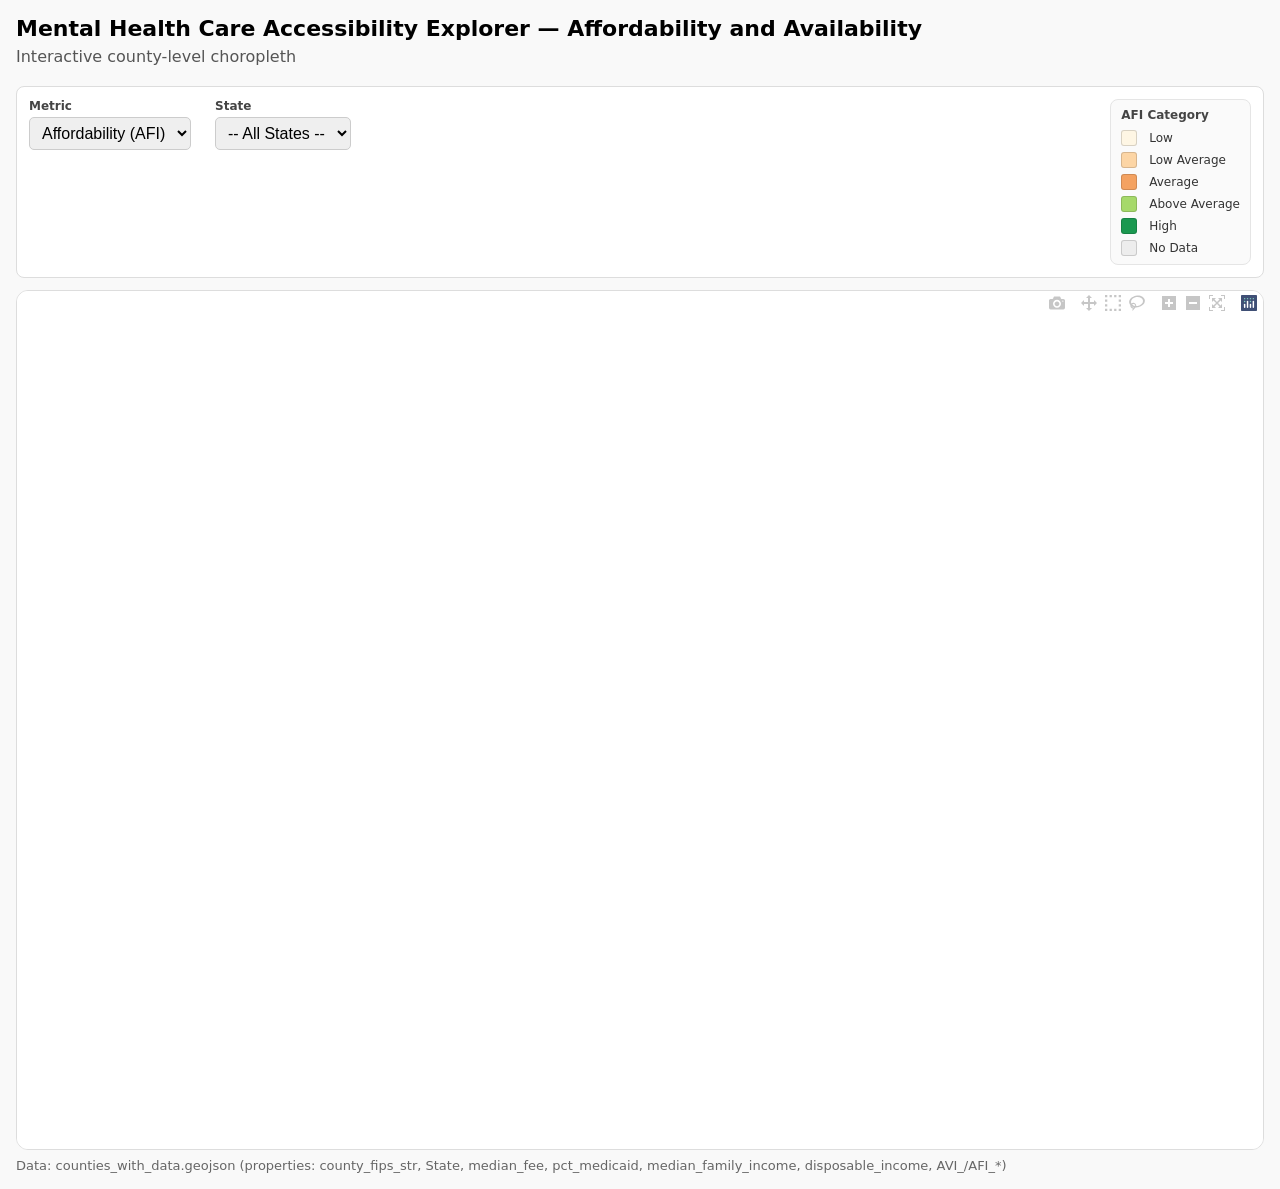
<file: index_original.html>
<!DOCTYPE html>
<html lang="en">
<head>
  <meta charset="utf-8" />
  <meta name="viewport" content="width=device-width, initial-scale=1" />
  <title>Accessibility Explorer</title>
  <script src="https://cdn.plot.ly/plotly-2.35.2.min.js"></script>
  <style>
    :root { --max: 1400px; }
    * { box-sizing: border-box; }
    body { margin: 16px; font-family: system-ui, -apple-system, Segoe UI, Roboto, Arial, sans-serif; background-color: #f9f9f9; }
    header { max-width: var(--max); margin: 0 auto 10px; }
    h1 { margin: 0 0 6px; font-size: 22px; }
    p.sub { margin: 0; color: #555; }
    #controls {
      max-width: var(--max);
      margin: 20px auto 10px;
      display: flex;
      gap: 24px;
      align-items: flex-start;
      flex-wrap: wrap;
      padding: 12px;
      background-color: #fff;
      border-radius: 8px;
      border: 1px solid #ddd;
    }
    .control-group { display: flex; flex-direction: column; }
    .control-group label { font-size: 12px; font-weight: 600; color: #444; margin-bottom: 4px; }
    .control-group select { font-size: 16px; padding: 6px 8px; border-radius: 5px; border: 1px solid #ccc; }

    /* Legend styles */
    #legend {
      margin-left: auto;
      display: grid;
      grid-template-columns: auto 1fr;
      gap: 6px 12px;
      align-items: center;
      padding: 8px 10px;
      border: 1px solid #e5e5e5;
      border-radius: 8px;
      background: #fafafa;
    }
    #legend .legend-title { grid-column: 1 / -1; font-size: 12px; font-weight: 700; color: #444; margin-bottom: 2px; }
    #legend .swatch { width: 16px; height: 16px; border-radius: 3px; border: 1px solid rgba(0,0,0,0.15); }
    #legend .label { font-size: 12px; color: #333; white-space: nowrap; }

    #map { width: 100%; height: 860px; max-width: var(--max); margin: 12px auto 0; border-radius: 12px; overflow: hidden; border: 1px solid #ddd; }
    .note { max-width: var(--max); margin: 8px auto; color: #666; font-size: 13px; }
  </style>
</head>
<body>
  <header>
    <h1>Mental Health Care Accessibility Explorer — Affordability and Availability</h1>
    <p class="sub">Interactive county-level choropleth</p>
  </header>

  <div id="controls">
    <div class="control-group">
      <label for="metric-select">Metric</label>
      <select id="metric-select">
        <option value="AFI" selected>Affordability (AFI)</option>
        <option value="AVI">Availability (AVI)</option>
      </select>
    </div>
    <div class="control-group">
      <label for="state-select">State</label>
      <select id="state-select">
        <option value="ALL">-- All States --</option>
      </select>
    </div>

    <!-- Legend container (auto-populated in JS) -->
    <div id="legend" aria-label="Map Legend"></div>
  </div>

  <div id="map"></div>
  <div class="note">Data: counties_with_data.geojson (properties: county_fips_str, State, median_fee, pct_medicaid, median_family_income, disposable_income, AVI_/AFI_*)</div>

  <script>
  (async function () {
    const metricSelect = document.getElementById("metric-select");
    const stateSelect  = document.getElementById("state-select");
    const mapDiv       = document.getElementById("map");
    const legendDiv    = document.getElementById("legend");

    let allFeatures = [];
    let cleanGeojson;
    let legendBuilt = false; // prevent rebuilding legend every update

    try {
      const url = "data/counties_with_data.geojson";
      const geojson = await fetch(url, { cache: "no-store" }).then(r => r.json());
      allFeatures = (geojson && geojson.features) ? geojson.features : [];

      // Keep only valid geometries
      allFeatures = allFeatures.filter(f => {
        const g = f && f.geometry;
        return g && g.type && Array.isArray(g.coordinates) && g.coordinates.length > 0;
      });

      // Optional: log any features missing county_fips_str
      const missingFIPS = allFeatures.filter(f => !(f.properties && f.properties.county_fips_str));
      if (missingFIPS.length) {
        console.warn("Missing county_fips_str for features:", missingFIPS.slice(0, 10), `(+${Math.max(0, missingFIPS.length-10)} more)`);
      }

      cleanGeojson = { type: "FeatureCollection", features: allFeatures };
    } catch (err) {
      mapDiv.innerHTML = `<h2>Error loading GeoJSON data.</h2><p>${err.message}</p>`;
      return;
    }

    function populateStates() {
      const stateNames = new Set(allFeatures.map(f => f.properties?.State).filter(Boolean));
      [...stateNames].sort().forEach(stateName => {
        const opt = document.createElement("option");
        opt.value = stateName;
        opt.textContent = stateName;
        stateSelect.appendChild(opt);
      });
    }

    // Shared categories and colors (used for both map and legend)
    const catOrder = ["Low", "Low Average", "Average", "Above Average", "High", "No Data"];
    const colorMap = {
      "Low":           "#fef6e4",
      "Low Average":   "#fcd5a5",
      "Average":       "#f4a261",
      "Above Average": "#a6d96a",
      "High":          "#1a9850",
      "No Data":       "#ededed"
    };

    function buildLegend(selectedMetric) {
      if (legendBuilt) return;
      legendDiv.innerHTML = ""; // clear just in case
      const title = document.createElement("div");
      title.className = "legend-title";
      title.textContent = `${selectedMetric} Category`;
      legendDiv.appendChild(title);

      for (const cat of catOrder) {
        const sw = document.createElement("div");
        sw.className = "swatch";
        sw.style.background = colorMap[cat];

        const lab = document.createElement("div");
        lab.className = "label";
        lab.textContent = cat;

        legendDiv.appendChild(sw);
        legendDiv.appendChild(lab);
      }
      legendBuilt = true;
    }

    function updateLegendTitle(selectedMetric) {
      const titleEl = legendDiv.querySelector(".legend-title");
      if (titleEl) titleEl.textContent = `${selectedMetric} Category`;
    }

    function updateMap() {
      const selectedMetric = metricSelect.value;                // "AFI" or "AVI"
      const categoryCol    = `${selectedMetric}_category`;      // e.g., "AFI_category"
      const valueCol       = `${selectedMetric}_county`;        // e.g., "AFI_county"
      const selectedState  = stateSelect.value;                 // "ALL" or a state name

      // Build legend once; update title on metric change
      buildLegend(selectedMetric);
      updateLegendTitle(selectedMetric);

      const features = (selectedState === "ALL")
        ? allFeatures
        : allFeatures.filter(f => f.properties?.State === selectedState);

      const perCat = {};
      catOrder.forEach(c => perCat[c] = { locations: [], custom: [] });

      function getLoc(props, feature) {
        return String(props?.county_fips_str || feature?.id || props?.id || "").padStart(5, "0");
      }

      for (const f of features) {
        const p = f.properties || {};
        if (!p.county_fips_str) continue;

        let cat = p[categoryCol];
        // normalize legacy labels
        if (cat === "0–20%") cat = "Low";
        else if (cat === "20–40%") cat = "Low Average";
        else if (cat === "40–60%") cat = "Average";
        else if (cat === "60–80%") cat = "Above Average";
        else if (cat === "80–100%") cat = "High";
        else if (typeof cat === "string" && cat.toLowerCase() === "no data") cat = "No Data";

        if (!catOrder.includes(cat)) continue;

        const loc = getLoc(p, f);
        perCat[cat].locations.push(loc);
        perCat[cat].custom.push([
          p.State ?? "",         // 0
          loc,                   // 1: FIPS
          p[valueCol] ?? null,   // 2: metric value
          p.median_fee ?? null,  // 3
          cat                    // 4: category label
        ]);
      }

      const traces = [];
      for (const cat of catOrder) {
        const data = perCat[cat];
        if (!data.locations.length) continue;

        const col = colorMap[cat];
        traces.push({
          type: "choropleth",
          name: cat,
          locations: data.locations,
          z: new Array(data.locations.length).fill(1),
          geojson: cleanGeojson,
          featureidkey: "properties.county_fips_str",
          colorscale: [[0, col], [1, col]],
          showscale: false,
          marker: { line: { width: 0.2, color: "#666" } },
          hoverinfo: "skip",
          customdata: data.custom,
          hovertemplate:
            "State: %{customdata[0]}<br>" +
            "FIPS: %{customdata[1]}<br>" +
            `${selectedMetric} category: %{customdata[4]}<br>` +
            `${selectedMetric} (raw): %{customdata[2]:.3f}<br>` +
            "Median fee: $%{customdata[3]:,.0f}<extra></extra>"
        });
      }

      // ---- Alaska wrapping method (from Plotly community) ----
      // Use Albers+fit for ALL, normal fit for other states, and a special wrapped lon range for AK
      const isAll = (selectedState === "ALL");
      const isAK  = (selectedState === "AK");

      const layout = {
        dragmode: false,
        geo: isAll ? {
          scope: "usa",
          projection: { type: "albers usa" },
          fitbounds: "Geojson",
          visible: false,
          showsubunits: true,
          subunitcolor: "black"
        } : (isAK ? {
          // Alaska: wrap longitudes to 0–360 to avoid antimeridian fit crash
          projection: { type: "albers usa", scale: 3 },
          center: { lat: 61, lon: -150 },
          lonaxis: { range: [20, 380] },  // <-- key: wrapped longitude range
          lataxis: { range: [50, 100] },
          visible: false,
          showsubunits: true,
          subunitcolor: "black"
        } : {
          // Other single states: use the simpler fit on locations
          scope: "usa",
          projection: { type: "albers usa" },
          fitbounds: "locations",
          visible: false,
          showsubunits: true,
          subunitcolor: "black"
        }),
        margin: { l: 0, r: 0, t: 0, b: 0 },
        legend: {
          title: { text: `${selectedMetric} Category`, font: { size: 16 } },
          font: { size: 14 },
          orientation: "h",
          yanchor: "bottom", y: -0.08,
          xanchor: "center", x: 0.5
        }
      };

      Plotly.newPlot(mapDiv, traces, layout, { responsive: true, displayModeBar: true });
    }

    populateStates();
    updateMap();

    metricSelect.addEventListener("change", updateMap);
    stateSelect.addEventListener("change", updateMap);
  })();
  </script>
</body>
</html>
</file>
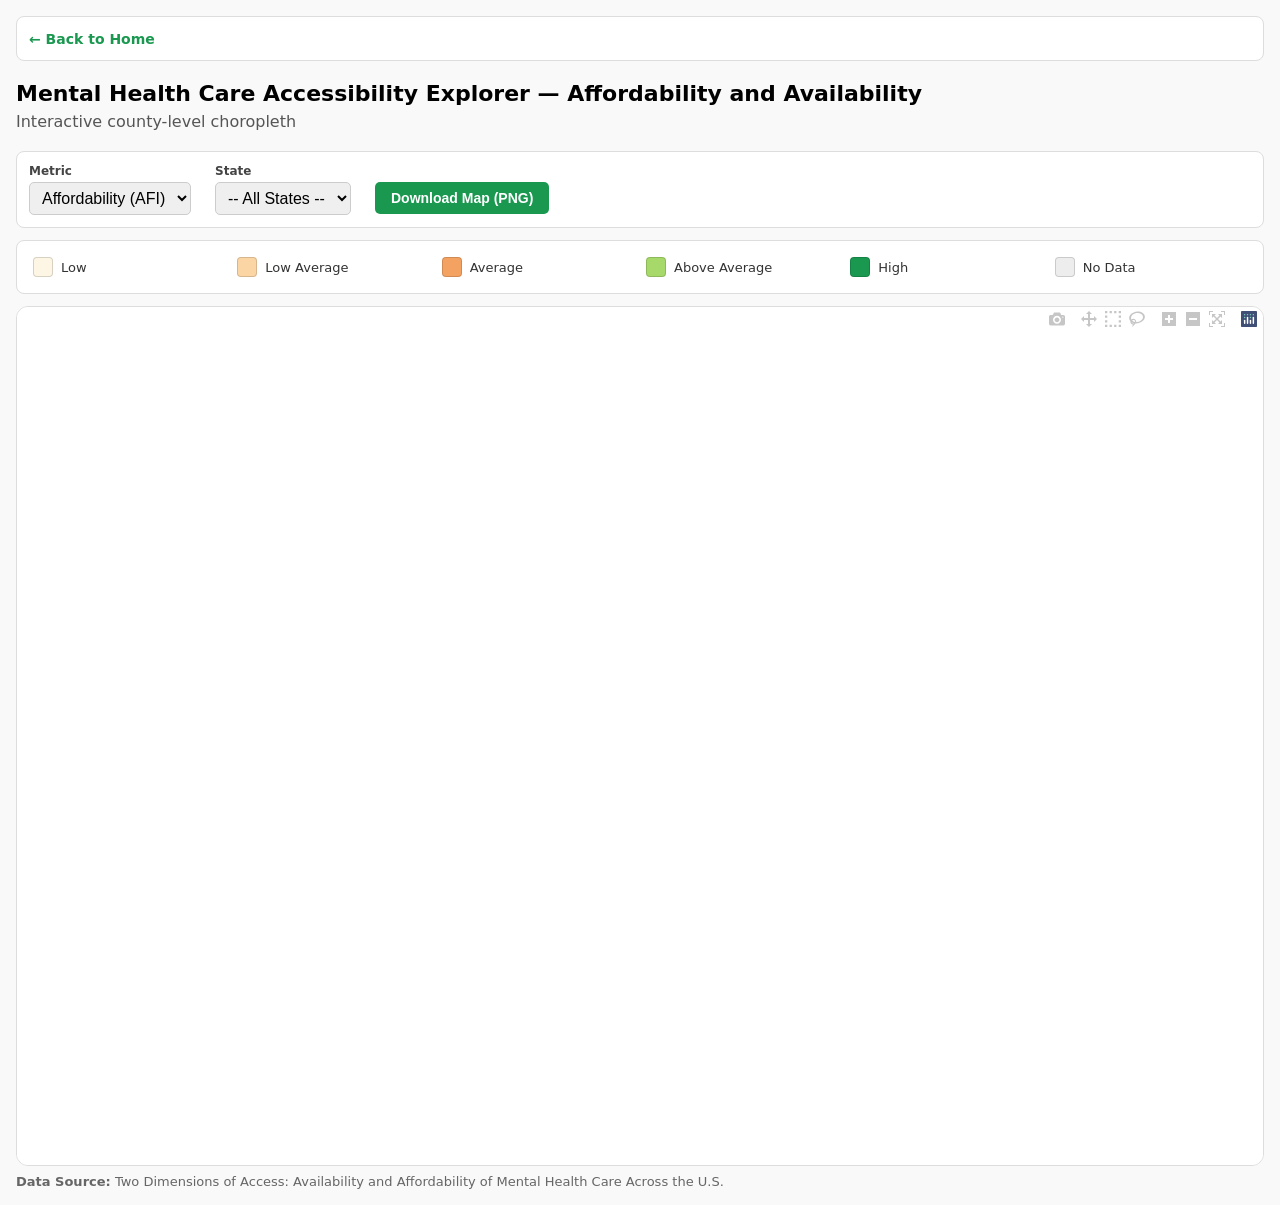
<file: map.html>
<!DOCTYPE html>
<html lang="en">
<head>
  <meta charset="utf-8" />
  <meta name="viewport" content="width=device-width, initial-scale=1" />
  <title>Accessibility Explorer</title>
  <script src="https://cdn.plot.ly/plotly-2.35.2.min.js"></script>
  <style>
    :root { --max: 1400px; }
    * { box-sizing: border-box; }
    body { margin: 16px; font-family: system-ui, -apple-system, Segoe UI, Roboto, Arial, sans-serif; background-color: #f9f9f9; }

    nav {
      max-width: var(--max);
      margin: 0 auto 20px;
      padding: 12px;
      background-color: #fff;
      border-radius: 8px;
      border: 1px solid #ddd;
    }

    nav a {
      color: #1a9850;
      text-decoration: none;
      font-weight: 600;
      font-size: 14px;
      display: inline-flex;
      align-items: center;
      gap: 6px;
    }

    nav a:hover {
      text-decoration: underline;
    }

    header { max-width: var(--max); margin: 0 auto 10px; }
    h1 { margin: 0 0 6px; font-size: 22px; }
    p.sub { margin: 0; color: #555; }
    #controls {
      max-width: var(--max);
      margin: 20px auto 10px;
      display: flex;
      gap: 24px;
      align-items: flex-start;
      flex-wrap: wrap;
      padding: 12px;
      background-color: #fff;
      border-radius: 8px;
      border: 1px solid #ddd;
    }
    .control-group { display: flex; flex-direction: column; }
    .control-group label { font-size: 12px; font-weight: 600; color: #444; margin-bottom: 4px; }
    .control-group select { font-size: 16px; padding: 6px 8px; border-radius: 5px; border: 1px solid #ccc; }

    .download-btn {
      padding: 8px 16px;
      background-color: #1a9850;
      color: white;
      border: none;
      border-radius: 5px;
      font-size: 14px;
      font-weight: 600;
      cursor: pointer;
      align-self: flex-start;
      margin-top: 18px;
    }

    .download-btn:hover {
      background-color: #157a3f;
    }

    /* Legend styles */
    #legend {
      max-width: var(--max);
      margin: 12px auto;
      display: grid;
      grid-template-columns: repeat(auto-fit, minmax(120px, 1fr));
      gap: 12px;
      padding: 16px;
      background-color: #fff;
      border-radius: 8px;
      border: 1px solid #ddd;
    }

    .legend-item {
      display: flex;
      align-items: center;
      gap: 8px;
    }

    .legend-swatch {
      width: 20px;
      height: 20px;
      border-radius: 4px;
      border: 1px solid rgba(0,0,0,0.15);
    }

    .legend-label {
      font-size: 13px;
      color: #333;
    }

    #map { width: 100%; height: 860px; max-width: var(--max); margin: 12px auto 0; border-radius: 12px; overflow: hidden; border: 1px solid #ddd; }
    .note { max-width: var(--max); margin: 8px auto; color: #666; font-size: 13px; }
  </style>
</head>
<body>
  <nav>
    <a href="index.html">← Back to Home</a>
  </nav>

  <header>
    <h1>Mental Health Care Accessibility Explorer — Affordability and Availability</h1>
    <p class="sub">Interactive county-level choropleth</p>
  </header>

  <div id="controls">
    <div class="control-group">
      <label for="metric-select">Metric</label>
      <select id="metric-select">
        <option value="AFI" selected>Affordability (AFI)</option>
        <option value="AVI">Availability (AVI)</option>
      </select>
    </div>
    <div class="control-group">
      <label for="state-select">State</label>
      <select id="state-select">
        <option value="ALL">-- All States --</option>
      </select>
    </div>

    <button id="download-btn" class="download-btn">Download Map (PNG)</button>
  </div>

  <!-- Legend container (auto-populated in JS) -->
  <div id="legend" aria-label="Map Legend"></div>

  <div id="map"></div>
  <div class="note"><strong>Data Source:</strong> Two Dimensions of Access: Availability and Affordability of Mental Health Care Across the U.S.</div>

  <script>
  (async function () {
    const metricSelect = document.getElementById("metric-select");
    const stateSelect  = document.getElementById("state-select");
    const mapDiv       = document.getElementById("map");
    const legendDiv    = document.getElementById("legend");

    let allFeatures = [];
    let cleanGeojson;
    let legendBuilt = false; // prevent rebuilding legend every update

    try {
      const url = "data/counties_with_data.geojson";
      const geojson = await fetch(url, { cache: "no-store" }).then(r => r.json());
      allFeatures = (geojson && geojson.features) ? geojson.features : [];

      // Keep only valid geometries
      allFeatures = allFeatures.filter(f => {
        const g = f && f.geometry;
        return g && g.type && Array.isArray(g.coordinates) && g.coordinates.length > 0;
      });

      // Optional: log any features missing county_fips_str
      const missingFIPS = allFeatures.filter(f => !(f.properties && f.properties.county_fips_str));
      if (missingFIPS.length) {
        console.warn("Missing county_fips_str for features:", missingFIPS.slice(0, 10), `(+${Math.max(0, missingFIPS.length-10)} more)`);
      }

      cleanGeojson = { type: "FeatureCollection", features: allFeatures };
    } catch (err) {
      mapDiv.innerHTML = `<h2>Error loading GeoJSON data.</h2><p>${err.message}</p>`;
      return;
    }

    function populateStates() {
      const stateNames = new Set(allFeatures.map(f => f.properties?.State).filter(Boolean));
      [...stateNames].sort().forEach(stateName => {
        const opt = document.createElement("option");
        opt.value = stateName;
        opt.textContent = stateName;
        stateSelect.appendChild(opt);
      });
    }

    // Shared categories and colors (used for both map and legend)
    const catOrder = ["Low", "Low Average", "Average", "Above Average", "High", "No Data"];
    const colorMap = {
      "Low":           "#fef6e4",  // pale sand (very low accessibility / high burden)
      "Low Average":   "#fcd5a5",  // warm tan
      "Average":       "#f4a261",  // desert orange
      "Above Average": "#a6d96a",  // fresh green
      "High":          "#1a9850",  // lush deep green (best accessibility / low burden)
      "No Data":       "#ededed"
    };

    function buildLegend(selectedMetric) {
      if (legendBuilt) return;
      legendDiv.innerHTML = ""; // clear just in case

      for (const cat of catOrder) {
        const item = document.createElement("div");
        item.className = "legend-item";

        const swatch = document.createElement("div");
        swatch.className = "legend-swatch";
        swatch.style.backgroundColor = colorMap[cat];

        const label = document.createElement("span");
        label.className = "legend-label";
        label.textContent = cat;

        item.appendChild(swatch);
        item.appendChild(label);
        legendDiv.appendChild(item);
      }
      legendBuilt = true;
    }

    function updateLegendTitle(selectedMetric) {
      // No longer needed with new layout, but keeping for compatibility
    }

    function updateMap() {
      const selectedMetric = metricSelect.value;                // "AFI" or "AVI"
      const categoryCol    = `${selectedMetric}_category`;      // e.g., "AFI_category"
      const valueCol       = `${selectedMetric}_county_wins_05`;        // e.g., "AFI_county_wins_05"
      const selectedState  = stateSelect.value;                 // "ALL" or a state name

      // Build legend once; update title on metric change
      buildLegend(selectedMetric);
      updateLegendTitle(selectedMetric);

      const features = (selectedState === "ALL")
        ? allFeatures
        : allFeatures.filter(f => f.properties?.State === selectedState);

      const perCat = {};
      catOrder.forEach(c => perCat[c] = { locations: [], custom: [] });

      function getLoc(props, feature) {
        return String(props?.county_fips_str || feature?.id || props?.id || "").padStart(5, "0");
      }

      for (const f of features) {
        const p = f.properties || {};
        if (!p.county_fips_str) continue;

        let cat = p[categoryCol];
        // normalize legacy labels
        if (cat === "0–20%") cat = "Low";
        else if (cat === "20–40%") cat = "Low Average";
        else if (cat === "40–60%") cat = "Average";
        else if (cat === "60–80%") cat = "Above Average";
        else if (cat === "80–100%") cat = "High";
        else if (typeof cat === "string" && cat.toLowerCase() === "no data") cat = "No Data";

        if (!catOrder.includes(cat)) continue;

        const loc = getLoc(p, f);
        perCat[cat].locations.push(loc);
        perCat[cat].custom.push([
          p.State ?? "",         // 0
          loc,                   // 1: FIPS
          p[valueCol] ?? null,   // 2: metric value
          p.median_fee ?? null,  // 3
          cat                    // 4: category label
        ]);
      }

      const traces = [];
      for (const cat of catOrder) {
        const data = perCat[cat];
        if (!data.locations.length) continue;

        const col = colorMap[cat];
        traces.push({
          type: "choropleth",
          name: cat,
          locations: data.locations,
          z: new Array(data.locations.length).fill(1),
          geojson: cleanGeojson,
          featureidkey: "properties.county_fips_str",
          colorscale: [[0, col], [1, col]],
          showscale: false,
          marker: { line: { width: 0.2, color: "#666" } },
          hoverinfo: "skip",
          customdata: data.custom,
          hovertemplate:
            "State: %{customdata[0]}<br>" +
            "FIPS: %{customdata[1]}<br>" +
            `${selectedMetric} category: %{customdata[4]}<br>` +
            `${selectedMetric} (raw): %{customdata[2]:.3f}<br>` +
            "Median fee: $%{customdata[3]:,.0f}<extra></extra>"
        });
      }

      // ---- Alaska wrapping method (from Plotly community) ----
      // Use Albers+fit for ALL, normal fit for other states, and a special wrapped lon range for AK
      const isAll = (selectedState === "ALL");
      const isAK  = (selectedState === "AK");

      const layout = {
        dragmode: false,
        geo: isAll ? {
          scope: "usa",
          projection: { type: "albers usa" },
          fitbounds: "Geojson",
          visible: false,
          showsubunits: true,
          subunitcolor: "black"
        } : (isAK ? {
          // Alaska: wrap longitudes to 0–360 to avoid antimeridian fit crash
          projection: { type: "albers usa", scale: 3 },
          center: { lat: 61, lon: -150 },
          lonaxis: { range: [20, 380] },  // <-- key: wrapped longitude range
          lataxis: { range: [50, 100] },
          visible: false,
          showsubunits: true,
          subunitcolor: "black"
        } : {
          // Other single states: use the simpler fit on locations
          scope: "usa",
          projection: { type: "albers usa" },
          fitbounds: "locations",
          visible: false,
          showsubunits: true,
          subunitcolor: "black"
        }),
        margin: { l: 0, r: 0, t: 0, b: 0 },
        legend: {
          title: { text: `${selectedMetric} Category`, font: { size: 16 } },
          font: { size: 14 },
          orientation: "h",
          yanchor: "bottom", y: -0.08,
          xanchor: "center", x: 0.5
        }
      };

      Plotly.newPlot(mapDiv, traces, layout, { responsive: true, displayModeBar: true });
    }

    populateStates();
    updateMap();

    metricSelect.addEventListener("change", updateMap);
    stateSelect.addEventListener("change", updateMap);

    // Download button functionality
    const downloadBtn = document.getElementById("download-btn");
    downloadBtn.addEventListener("click", () => {
      const metric = metricSelect.value;
      const state = stateSelect.value;
      const filename = `accessibility_map_${metric}_${state}_${new Date().toISOString().split('T')[0]}.png`;

      Plotly.downloadImage(mapDiv, {
        format: 'png',
        width: 1400,
        height: 860,
        filename: filename
      });
    });
  })();
  </script>
</body>
</html>
</file>
